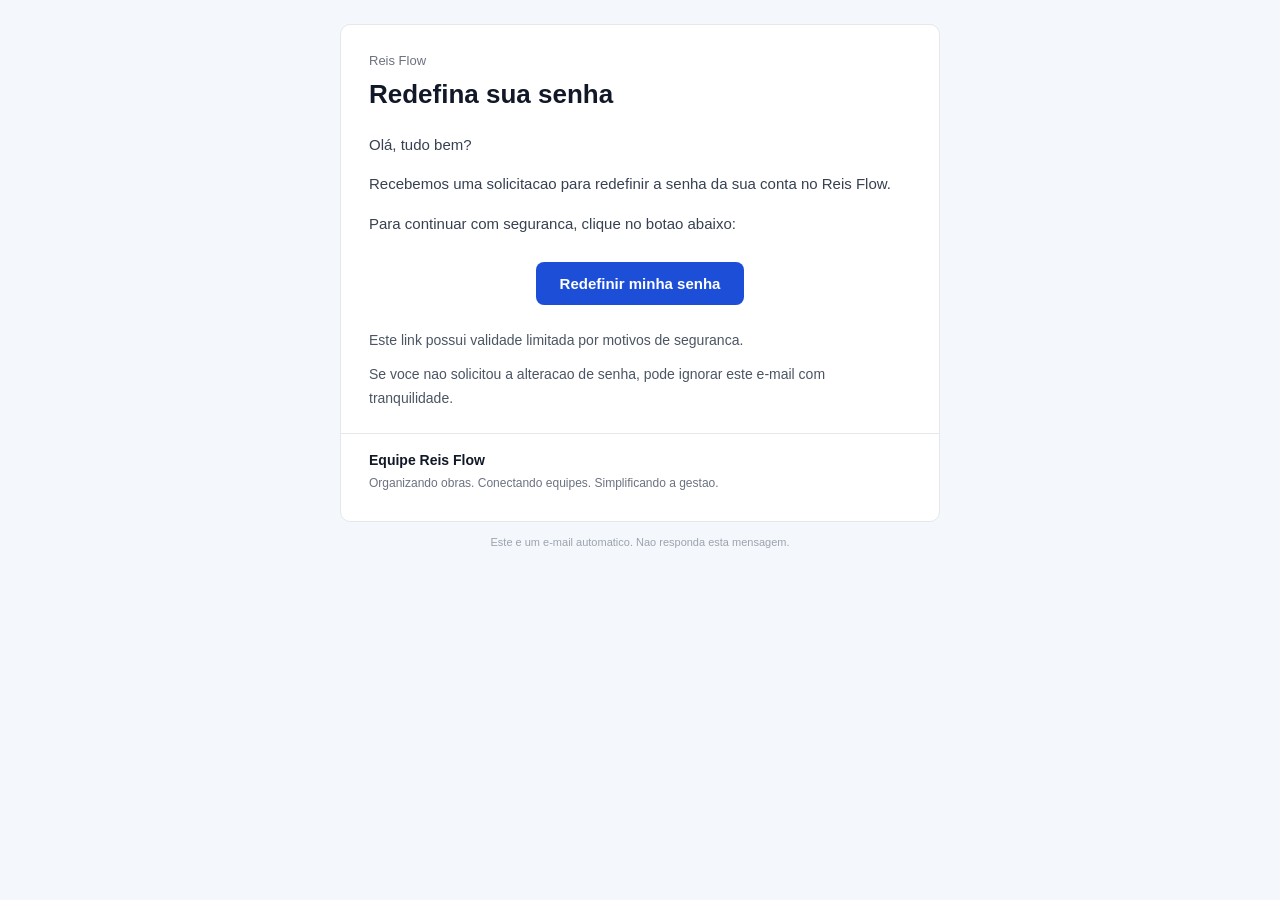
<file: supabase/templates/reset-password-email.html>
<!DOCTYPE html>
<html lang="pt-BR">
<head>
  <meta charset="UTF-8" />
  <meta name="viewport" content="width=device-width, initial-scale=1.0" />
  <title>Redefina sua senha - Reis Flow</title>
</head>
<body style="margin:0; padding:0; background-color:#f4f7fb; font-family:Arial, Helvetica, sans-serif; color:#1f2937;">
  <table role="presentation" width="100%" cellpadding="0" cellspacing="0" border="0" style="background-color:#f4f7fb; padding:24px 12px;">
    <tr>
      <td align="center">
        <table role="presentation" width="600" cellpadding="0" cellspacing="0" border="0" style="width:100%; max-width:600px; background-color:#ffffff; border:1px solid #e5e7eb; border-radius:10px;">
          <tr>
            <td style="padding:28px 28px 12px 28px;">
              <p style="margin:0; font-size:13px; color:#6b7280;">Reis Flow</p>
              <h1 style="margin:10px 0 0 0; font-size:26px; line-height:1.3; color:#111827;">
                Redefina sua senha
              </h1>
            </td>
          </tr>

          <tr>
            <td style="padding:8px 28px 0 28px;">
              <p style="margin:0 0 14px 0; font-size:15px; line-height:1.7; color:#374151;">
                Olá, tudo bem?
              </p>
              <p style="margin:0 0 14px 0; font-size:15px; line-height:1.7; color:#374151;">
                Recebemos uma solicitacao para redefinir a senha da sua conta no Reis Flow.
              </p>
              <p style="margin:0 0 20px 0; font-size:15px; line-height:1.7; color:#374151;">
                Para continuar com seguranca, clique no botao abaixo:
              </p>
            </td>
          </tr>

          <tr>
            <td align="center" style="padding:6px 28px 10px 28px;">
              <a href="{{ .ConfirmationURL }}"
                 style="display:inline-block; background-color:#1d4ed8; color:#ffffff; text-decoration:none; font-size:15px; font-weight:bold; line-height:1; padding:14px 24px; border-radius:8px;">
                Redefinir minha senha
              </a>
            </td>
          </tr>

          <tr>
            <td style="padding:14px 28px 0 28px;">
              <p style="margin:0 0 10px 0; font-size:14px; line-height:1.7; color:#4b5563;">
                Este link possui validade limitada por motivos de seguranca.
              </p>
              <p style="margin:0 0 22px 0; font-size:14px; line-height:1.7; color:#4b5563;">
                Se voce nao solicitou a alteracao de senha, pode ignorar este e-mail com tranquilidade.
              </p>
            </td>
          </tr>

          <tr>
            <td style="padding:18px 28px 28px 28px; border-top:1px solid #e5e7eb;">
              <p style="margin:0 0 6px 0; font-size:14px; color:#111827; font-weight:bold;">
                Equipe Reis Flow
              </p>
              <p style="margin:0; font-size:12px; line-height:1.6; color:#6b7280;">
                Organizando obras. Conectando equipes. Simplificando a gestao.
              </p>
            </td>
          </tr>
        </table>

        <p style="margin:14px 0 0 0; font-size:11px; color:#9ca3af;">
          Este e um e-mail automatico. Nao responda esta mensagem.
        </p>
      </td>
    </tr>
  </table>
</body>
</html>
</file>
